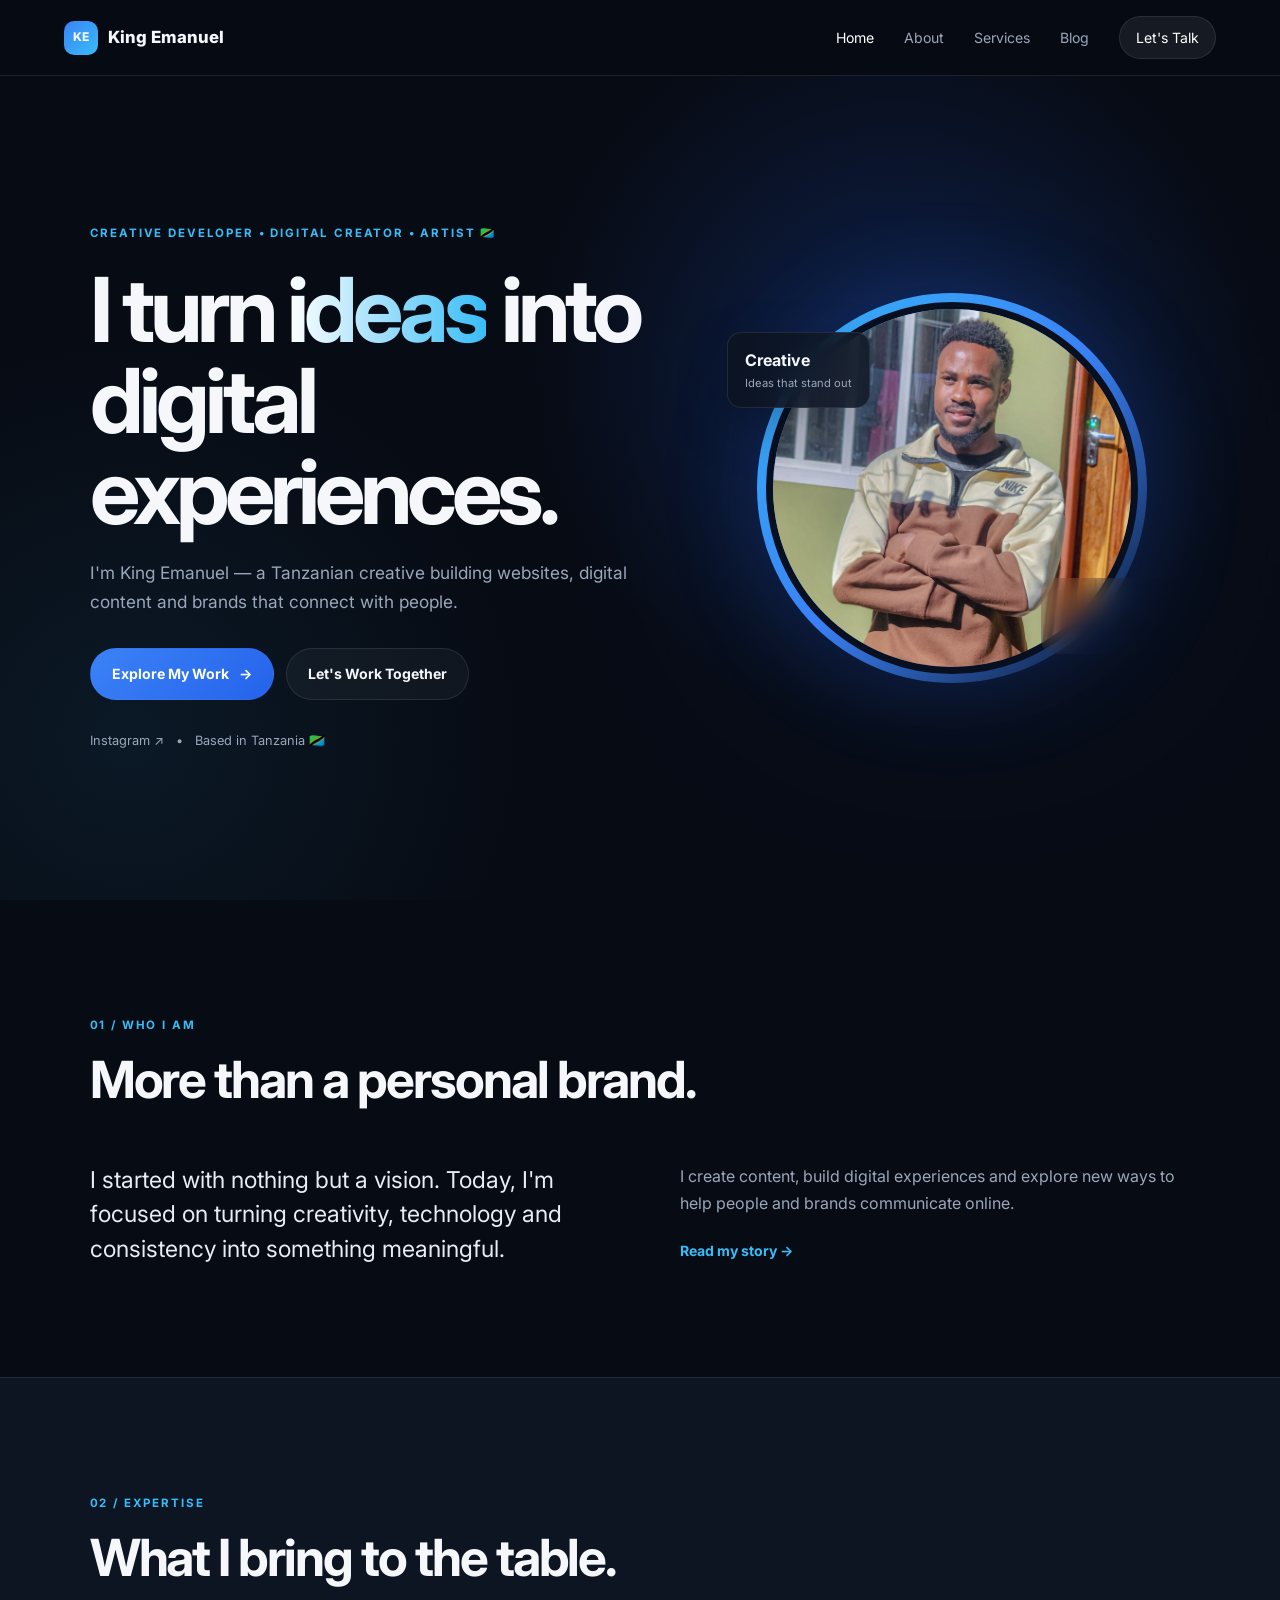
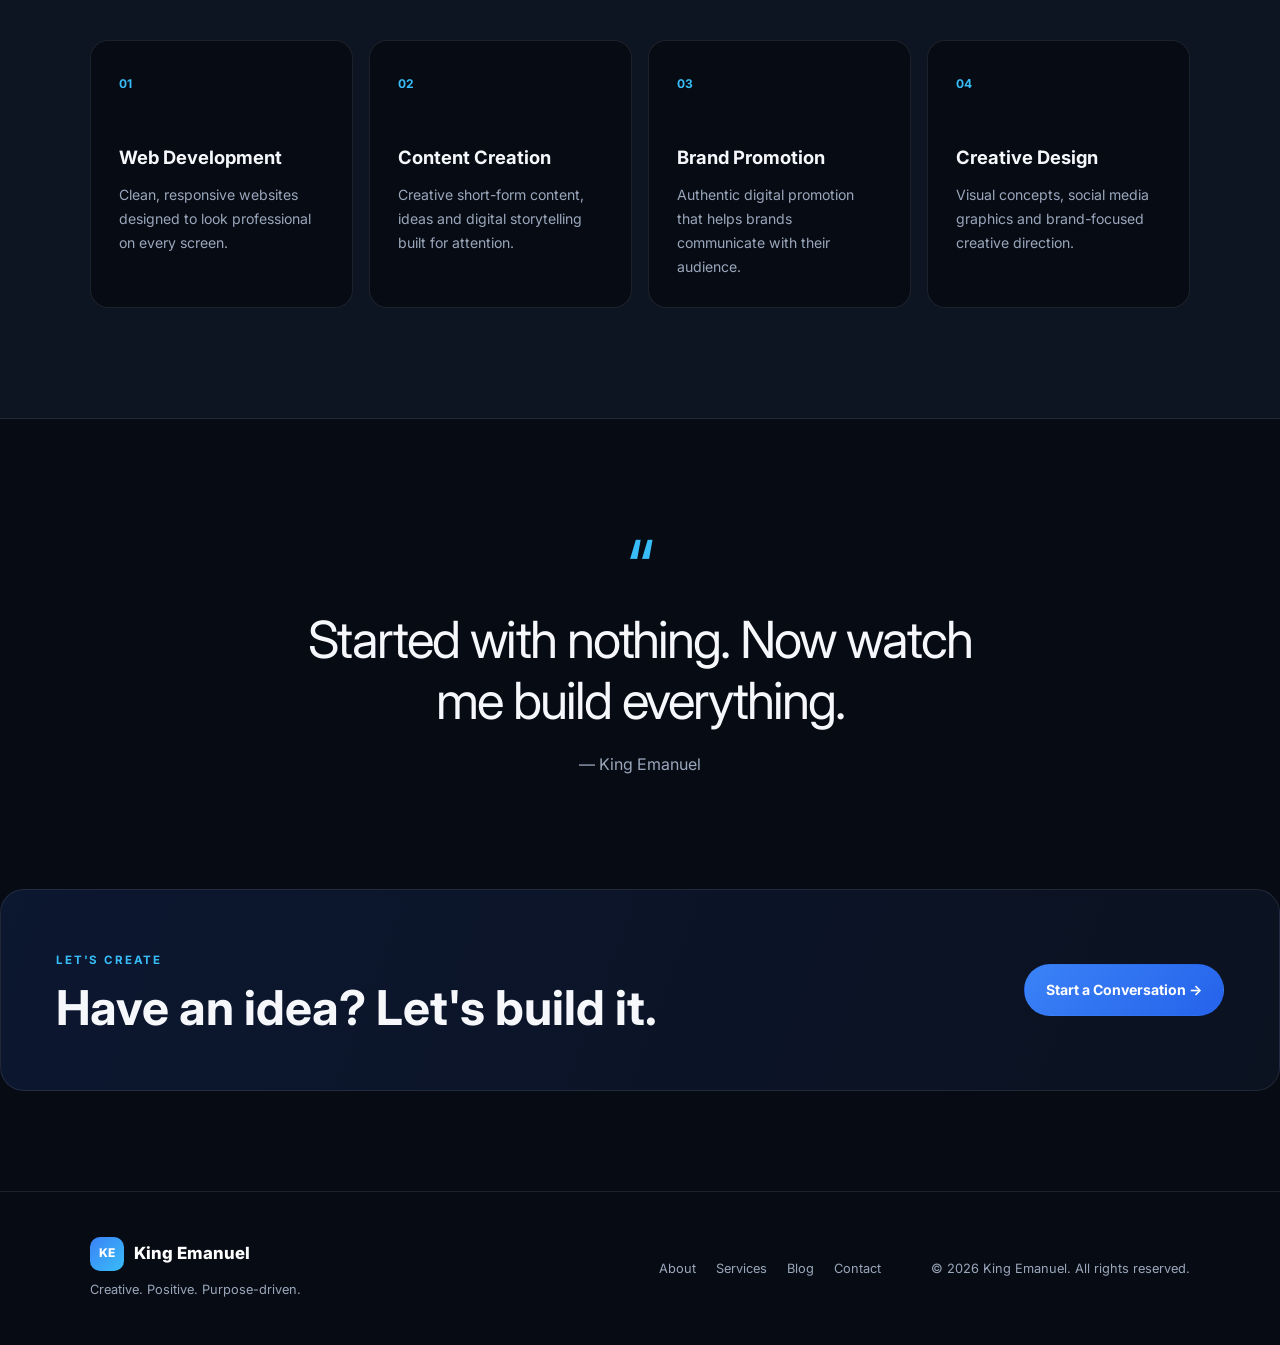
<file: index.html>
<!DOCTYPE html>
<html lang="en">
<head>
<meta charset="UTF-8">
<meta name="viewport" content="width=device-width, initial-scale=1.0">
<meta name="description" content="King Emanuel — Creative Developer, Digital Creator and Artist from Tanzania.">
<title>King Emanuel | Creative Developer & Digital Creator</title>
<link rel="preconnect" href="https://fonts.googleapis.com">
<link rel="preconnect" href="https://fonts.gstatic.com" crossorigin>
<link href="https://fonts.googleapis.com/css2?family=Inter:wght@400;500;600;700;800&display=swap" rel="stylesheet">
<link rel="stylesheet" href="style.css">
</head>
<body>

<nav class="navbar">
  <a class="brand" href="index.html"><span>KE</span> King Emanuel</a>
  <button class="menu-toggle" aria-label="Open navigation" aria-expanded="false">☰</button>
  <div class="menu">
    <a class="active" href="index.html">Home</a>
    <a href="about.html">About</a>
    <a href="services.html">Services</a>
    <a href="blog.html">Blog</a>
    <a class="nav-cta" href="contact.html">Let's Talk</a>
  </div>
</nav>

<main>
<section class="hero">
  <div class="hero-content reveal">
    <div class="eyebrow">CREATIVE DEVELOPER • DIGITAL CREATOR • ARTIST 🇹🇿</div>
    <h1>I turn <span>ideas</span> into digital experiences.</h1>
    <p class="hero-text">I'm King Emanuel — a Tanzanian creative building websites, digital content and brands that connect with people.</p>
    <div class="hero-actions">
      <a href="services.html" class="btn btn-primary">Explore My Work <span>→</span></a>
      <a href="contact.html" class="btn btn-secondary">Let's Work Together</a>
    </div>
    <div class="hero-social">
      <a href="https://www.instagram.com/_jesus_cousin_/" target="_blank" rel="noopener">Instagram ↗</a>
      <span>•</span><span>Based in Tanzania 🇹🇿</span>
    </div>
  </div>

  <div class="hero-visual reveal">
    <div class="glow"></div>
    <div class="profile-ring">
      <img src="IMG_1562.JPG" alt="King Emanuel">
    </div>
    <div class="floating-card card-one"><strong>Creative</strong><small>Ideas that stand out</small></div>
    <div class="floating-card card-two"><strong>Building</strong><small>One project at a time</small></div>
  </div>
</section>

<section class="section intro">
  <div class="section-heading reveal">
    <span class="section-label">01 / WHO I AM</span>
    <h2>More than a personal brand.</h2>
  </div>
  <div class="two-column">
    <p class="lead reveal">I started with nothing but a vision. Today, I'm focused on turning creativity, technology and consistency into something meaningful.</p>
    <div class="reveal">
      <p>I create content, build digital experiences and explore new ways to help people and brands communicate online.</p>
      <a class="text-link" href="about.html">Read my story →</a>
    </div>
  </div>
</section>

<section class="section dark-section">
  <div class="section-heading reveal">
    <span class="section-label">02 / EXPERTISE</span>
    <h2>What I bring to the table.</h2>
  </div>
  <div class="service-grid">
    <article class="service-card reveal"><span class="number">01</span><h3>Web Development</h3><p>Clean, responsive websites designed to look professional on every screen.</p></article>
    <article class="service-card reveal"><span class="number">02</span><h3>Content Creation</h3><p>Creative short-form content, ideas and digital storytelling built for attention.</p></article>
    <article class="service-card reveal"><span class="number">03</span><h3>Brand Promotion</h3><p>Authentic digital promotion that helps brands communicate with their audience.</p></article>
    <article class="service-card reveal"><span class="number">04</span><h3>Creative Design</h3><p>Visual concepts, social media graphics and brand-focused creative direction.</p></article>
  </div>
</section>

<section class="section quote-section">
  <div class="quote-mark">“</div>
  <blockquote>Started with nothing. Now watch me build everything.</blockquote>
  <p>— King Emanuel</p>
</section>

<section class="section cta-section reveal">
  <div>
    <span class="section-label">LET'S CREATE</span>
    <h2>Have an idea? Let's build it.</h2>
  </div>
  <a href="contact.html" class="btn btn-primary">Start a Conversation →</a>
</section>
</main>

<footer>
  <div><a class="brand" href="index.html"><span>KE</span> King Emanuel</a><p>Creative. Positive. Purpose-driven.</p></div>
  <div class="footer-links"><a href="about.html">About</a><a href="services.html">Services</a><a href="blog.html">Blog</a><a href="contact.html">Contact</a></div>
  <div class="copyright">© 2026 King Emanuel. All rights reserved.</div>
</footer>

<script src="script.js"></script>
</body>
</html>
</file>
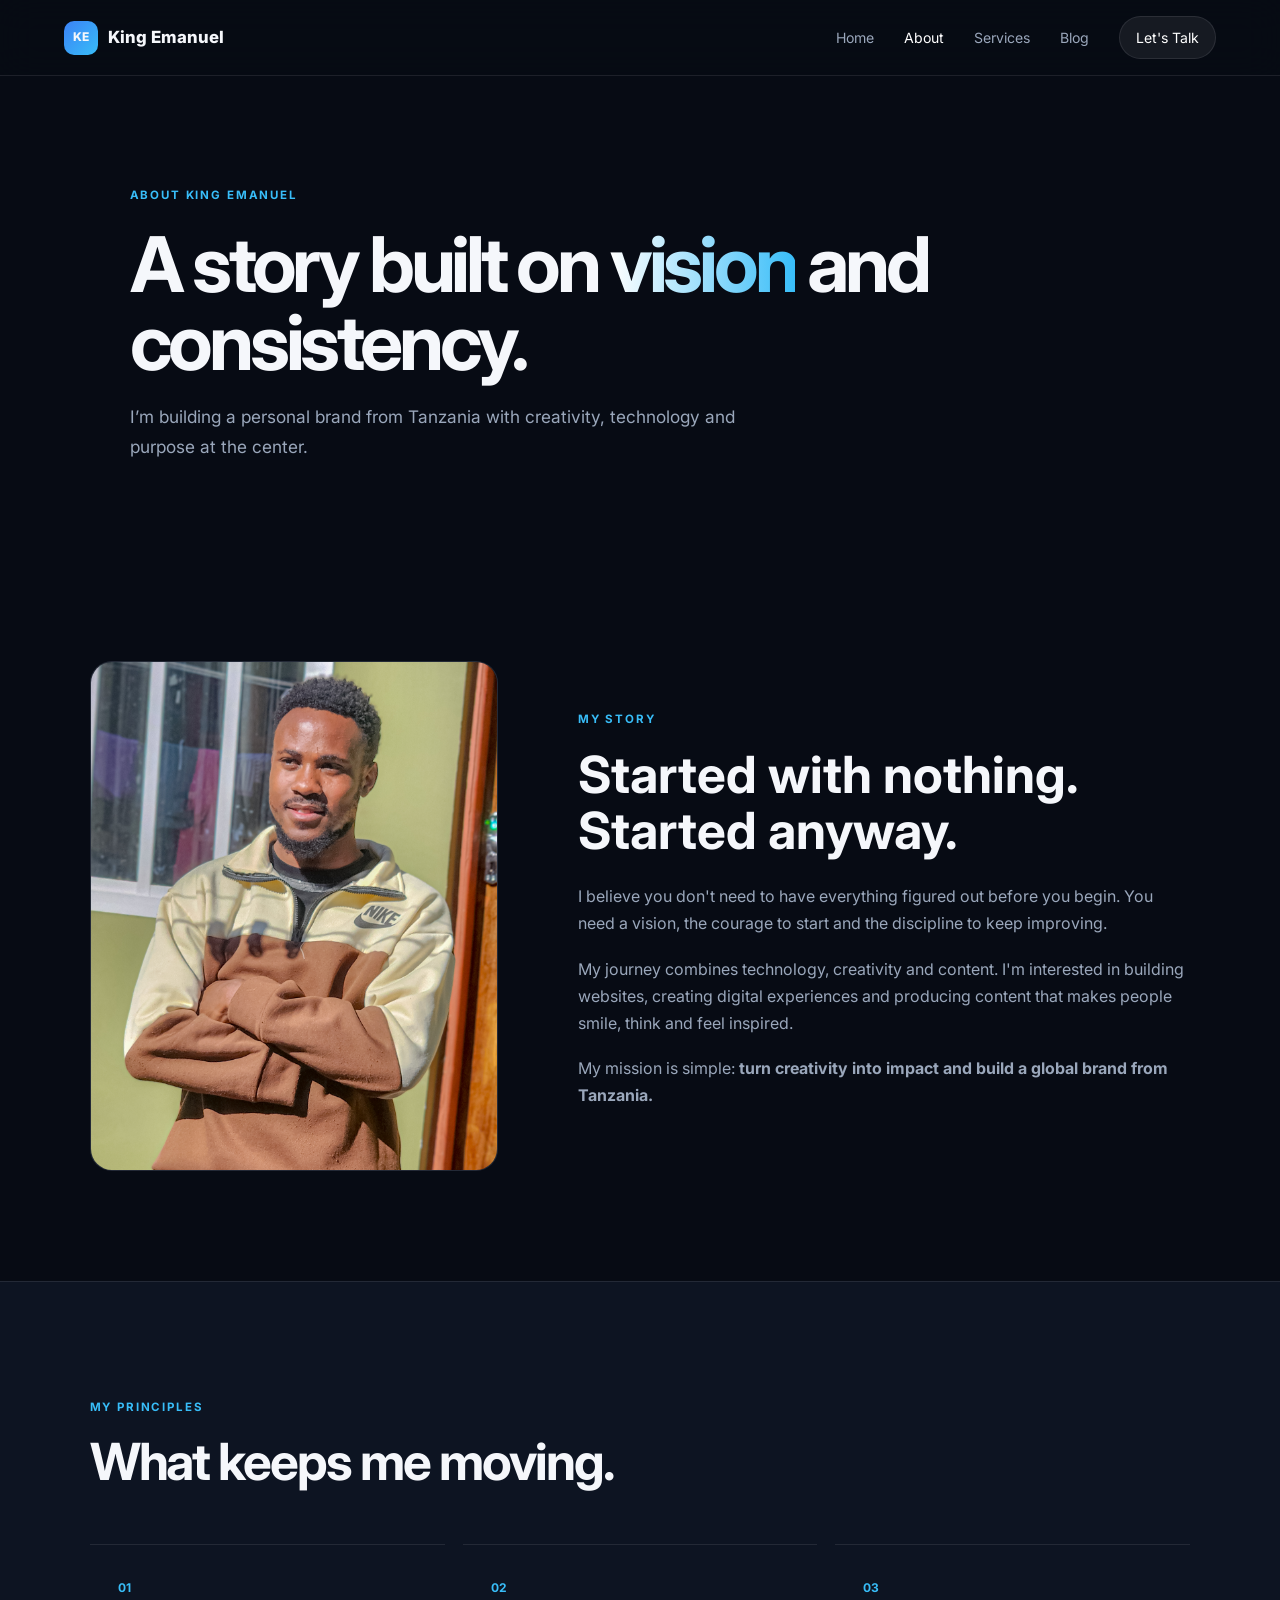
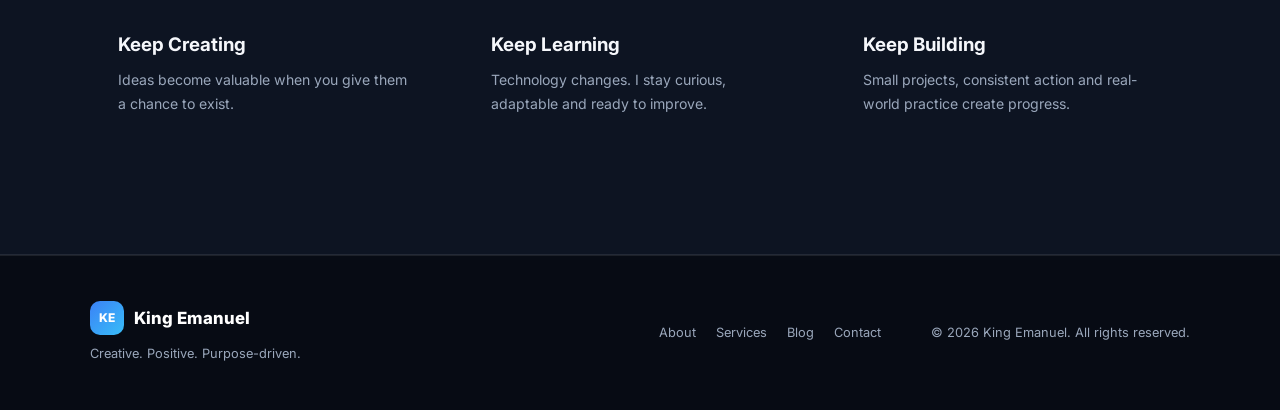
<file: about.html>
<!DOCTYPE html>
<html lang="en">
<head>
<meta charset="UTF-8">
<meta name="viewport" content="width=device-width, initial-scale=1.0">
<meta name="description" content="Learn more about King Emanuel, a creative developer and digital creator from Tanzania.">
<title>About | King Emanuel</title>
<link rel="preconnect" href="https://fonts.googleapis.com">
<link rel="preconnect" href="https://fonts.gstatic.com" crossorigin>
<link href="https://fonts.googleapis.com/css2?family=Inter:wght@400;500;600;700;800&display=swap" rel="stylesheet">
<link rel="stylesheet" href="style.css">
</head>
<body>
<nav class="navbar">
  <a class="brand" href="index.html"><span>KE</span> King Emanuel</a>
  <button class="menu-toggle" aria-label="Open navigation" aria-expanded="false">☰</button>
  <div class="menu"><a href="index.html">Home</a><a class="active" href="about.html">About</a><a href="services.html">Services</a><a href="blog.html">Blog</a><a class="nav-cta" href="contact.html">Let's Talk</a></div>
</nav>

<main>
<section class="page-hero">
  <div class="section-label">ABOUT KING EMANUEL</div>
  <h1>A story built on <span>vision</span> and consistency.</h1>
  <p>I’m building a personal brand from Tanzania with creativity, technology and purpose at the center.</p>
</section>

<section class="section">
  <div class="about-layout">
    <div class="about-image reveal"><img src="IMG_1562.JPG" alt="King Emanuel"></div>
    <div class="about-copy reveal">
      <span class="section-label">MY STORY</span>
      <h2>Started with nothing. Started anyway.</h2>
      <p>I believe you don't need to have everything figured out before you begin. You need a vision, the courage to start and the discipline to keep improving.</p>
      <p>My journey combines technology, creativity and content. I'm interested in building websites, creating digital experiences and producing content that makes people smile, think and feel inspired.</p>
      <p>My mission is simple: <strong>turn creativity into impact and build a global brand from Tanzania.</strong></p>
    </div>
  </div>
</section>

<section class="section dark-section">
  <div class="section-heading"><span class="section-label">MY PRINCIPLES</span><h2>What keeps me moving.</h2></div>
  <div class="principles">
    <div class="principle reveal"><b>01</b><h3>Keep Creating</h3><p>Ideas become valuable when you give them a chance to exist.</p></div>
    <div class="principle reveal"><b>02</b><h3>Keep Learning</h3><p>Technology changes. I stay curious, adaptable and ready to improve.</p></div>
    <div class="principle reveal"><b>03</b><h3>Keep Building</h3><p>Small projects, consistent action and real-world practice create progress.</p></div>
  </div>
</section>
</main>

<footer><div><a class="brand" href="index.html"><span>KE</span> King Emanuel</a><p>Creative. Positive. Purpose-driven.</p></div><div class="footer-links"><a href="about.html">About</a><a href="services.html">Services</a><a href="blog.html">Blog</a><a href="contact.html">Contact</a></div><div class="copyright">© 2026 King Emanuel. All rights reserved.</div></footer>
<script src="script.js"></script>
</body>
</html>
</file>
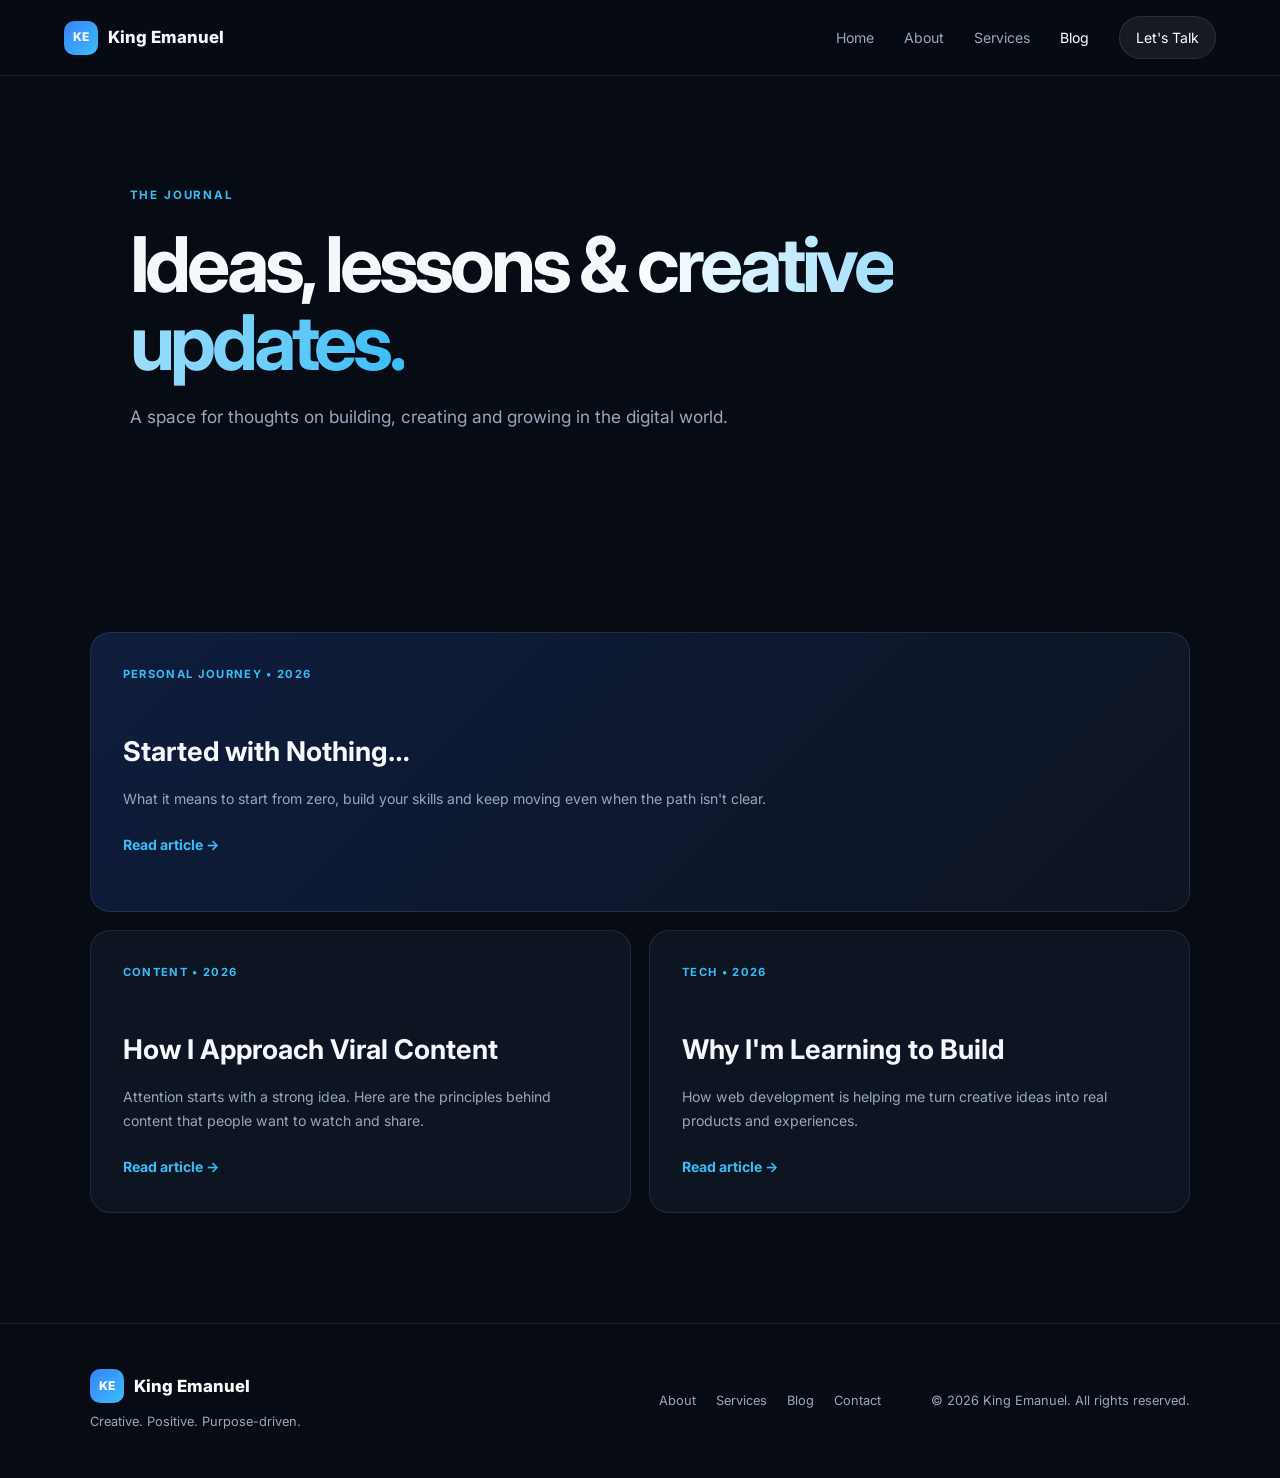
<file: blog.html>
<!DOCTYPE html>
<html lang="en">
<head>
<meta charset="UTF-8">
<meta name="viewport" content="width=device-width, initial-scale=1.0">
<meta name="description" content="Insights and updates from King Emanuel on creativity, technology and content creation.">
<title>Blog | King Emanuel</title>
<link rel="preconnect" href="https://fonts.googleapis.com">
<link rel="preconnect" href="https://fonts.gstatic.com" crossorigin>
<link href="https://fonts.googleapis.com/css2?family=Inter:wght@400;500;600;700;800&display=swap" rel="stylesheet">
<link rel="stylesheet" href="style.css">
</head>
<body>
<nav class="navbar">
  <a class="brand" href="index.html"><span>KE</span> King Emanuel</a>
  <button class="menu-toggle" aria-label="Open navigation" aria-expanded="false">☰</button>
  <div class="menu"><a href="index.html">Home</a><a href="about.html">About</a><a href="services.html">Services</a><a class="active" href="blog.html">Blog</a><a class="nav-cta" href="contact.html">Let's Talk</a></div>
</nav>

<main>
<section class="page-hero">
  <div class="section-label">THE JOURNAL</div>
  <h1>Ideas, lessons & <span>creative updates.</span></h1>
  <p>A space for thoughts on building, creating and growing in the digital world.</p>
</section>

<section class="section">
  <div class="blog-grid">
    <article class="blog-card featured reveal"><div class="blog-meta">PERSONAL JOURNEY • 2026</div><h2>Started with Nothing…</h2><p>What it means to start from zero, build your skills and keep moving even when the path isn't clear.</p><a class="text-link" href="#">Read article →</a></article>
    <article class="blog-card reveal"><div class="blog-meta">CONTENT • 2026</div><h2>How I Approach Viral Content</h2><p>Attention starts with a strong idea. Here are the principles behind content that people want to watch and share.</p><a class="text-link" href="#">Read article →</a></article>
    <article class="blog-card reveal"><div class="blog-meta">TECH • 2026</div><h2>Why I'm Learning to Build</h2><p>How web development is helping me turn creative ideas into real products and experiences.</p><a class="text-link" href="#">Read article →</a></article>
  </div>
</section>
</main>

<footer><div><a class="brand" href="index.html"><span>KE</span> King Emanuel</a><p>Creative. Positive. Purpose-driven.</p></div><div class="footer-links"><a href="about.html">About</a><a href="services.html">Services</a><a href="blog.html">Blog</a><a href="contact.html">Contact</a></div><div class="copyright">© 2026 King Emanuel. All rights reserved.</div></footer>
<script src="script.js"></script>
</body>
</html>
</file>
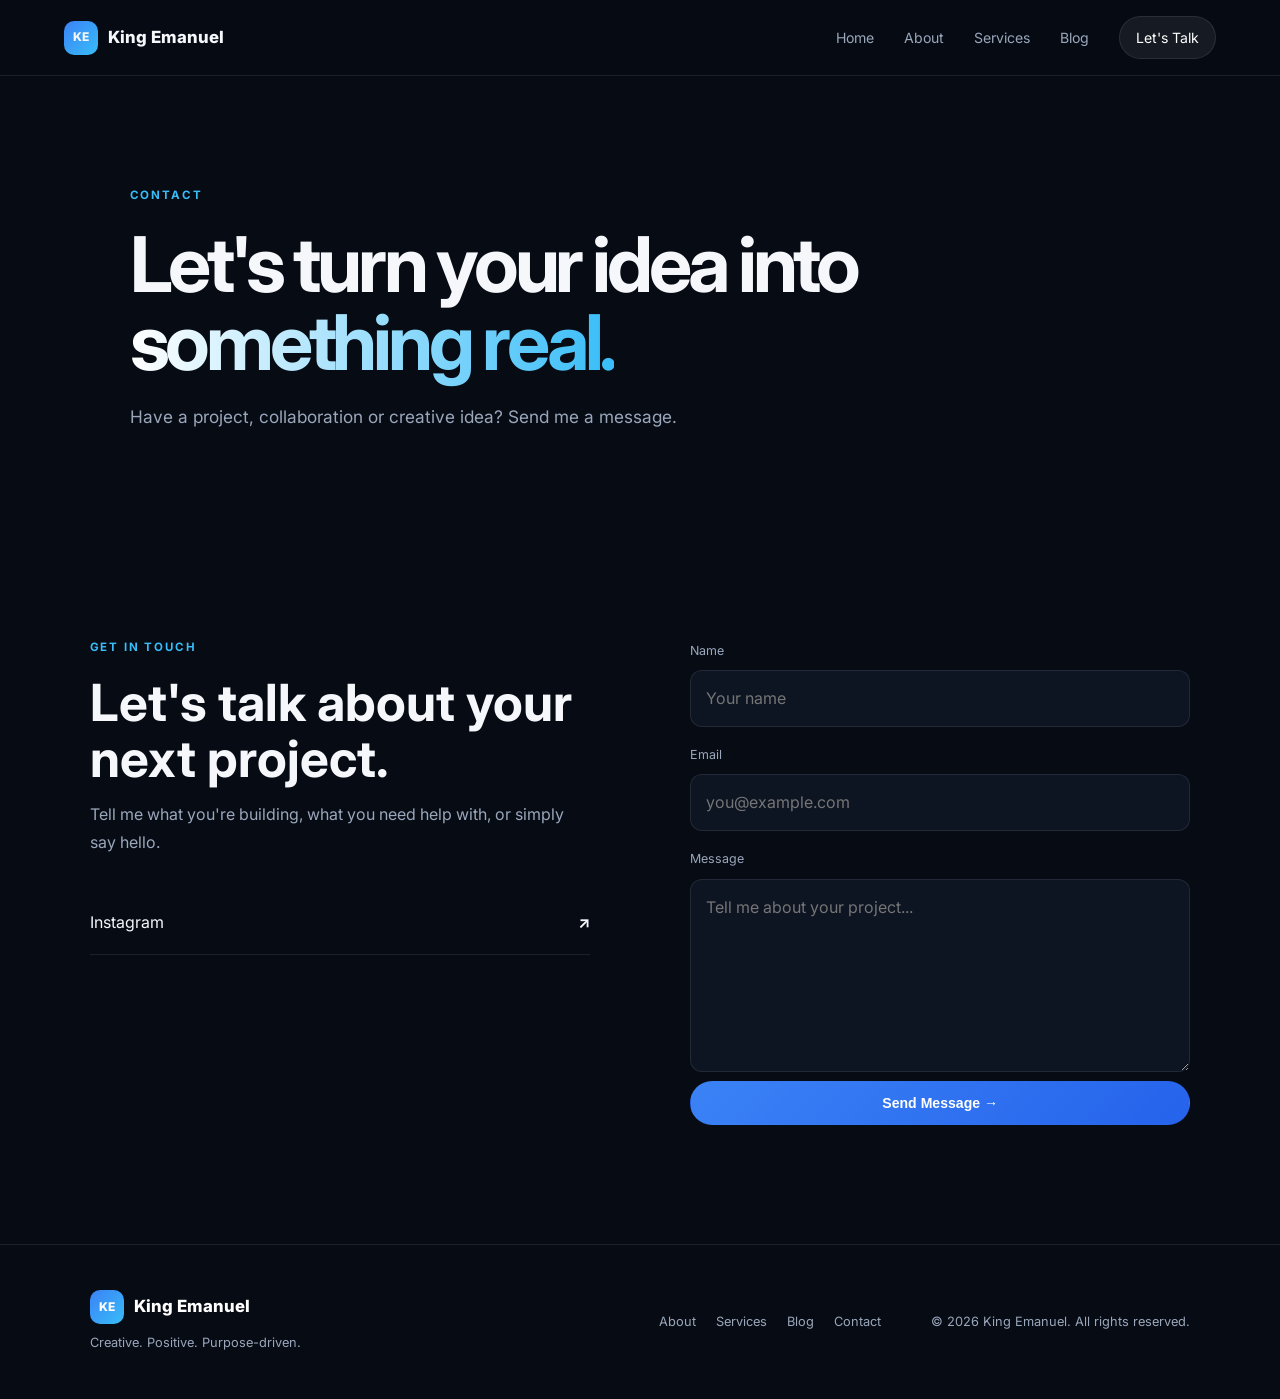
<file: contact.html>
<!DOCTYPE html>
<html lang="en">
<head>
<meta charset="UTF-8">
<meta name="viewport" content="width=device-width, initial-scale=1.0">
<meta name="description" content="Contact King Emanuel for creative, web development and digital content projects.">
<title>Contact | King Emanuel</title>
<link rel="preconnect" href="https://fonts.googleapis.com">
<link rel="preconnect" href="https://fonts.gstatic.com" crossorigin>
<link href="https://fonts.googleapis.com/css2?family=Inter:wght@400;500;600;700;800&display=swap" rel="stylesheet">
<link rel="stylesheet" href="style.css">
</head>
<body>
<nav class="navbar">
  <a class="brand" href="index.html"><span>KE</span> King Emanuel</a>
  <button class="menu-toggle" aria-label="Open navigation" aria-expanded="false">☰</button>
  <div class="menu"><a href="index.html">Home</a><a href="about.html">About</a><a href="services.html">Services</a><a href="blog.html">Blog</a><a class="active nav-cta" href="contact.html">Let's Talk</a></div>
</nav>

<main>
<section class="page-hero">
  <div class="section-label">CONTACT</div>
  <h1>Let's turn your idea into <span>something real.</span></h1>
  <p>Have a project, collaboration or creative idea? Send me a message.</p>
</section>

<section class="section contact-section">
  <div class="contact-info reveal">
    <span class="section-label">GET IN TOUCH</span>
    <h2>Let's talk about your next project.</h2>
    <p>Tell me what you're building, what you need help with, or simply say hello.</p>
    <a class="social-link" href="https://www.instagram.com/_jesus_cousin_/" target="_blank" rel="noopener"><span>Instagram</span><b>↗</b></a>
  </div>

  <form class="contact-form reveal" id="contactForm">
    <label for="name">Name</label><input id="name" type="text" placeholder="Your name" required>
    <label for="email">Email</label><input id="email" type="email" placeholder="you@example.com" required>
    <label for="message">Message</label><textarea id="message" rows="6" placeholder="Tell me about your project..." required></textarea>
    <button class="btn btn-primary" type="submit">Send Message →</button>
    <p id="formStatus" class="form-status"></p>
  </form>
</section>
</main>

<footer><div><a class="brand" href="index.html"><span>KE</span> King Emanuel</a><p>Creative. Positive. Purpose-driven.</p></div><div class="footer-links"><a href="about.html">About</a><a href="services.html">Services</a><a href="blog.html">Blog</a><a href="contact.html">Contact</a></div><div class="copyright">© 2026 King Emanuel. All rights reserved.</div></footer>
<script src="script.js"></script>
</body>
</html>
</file>
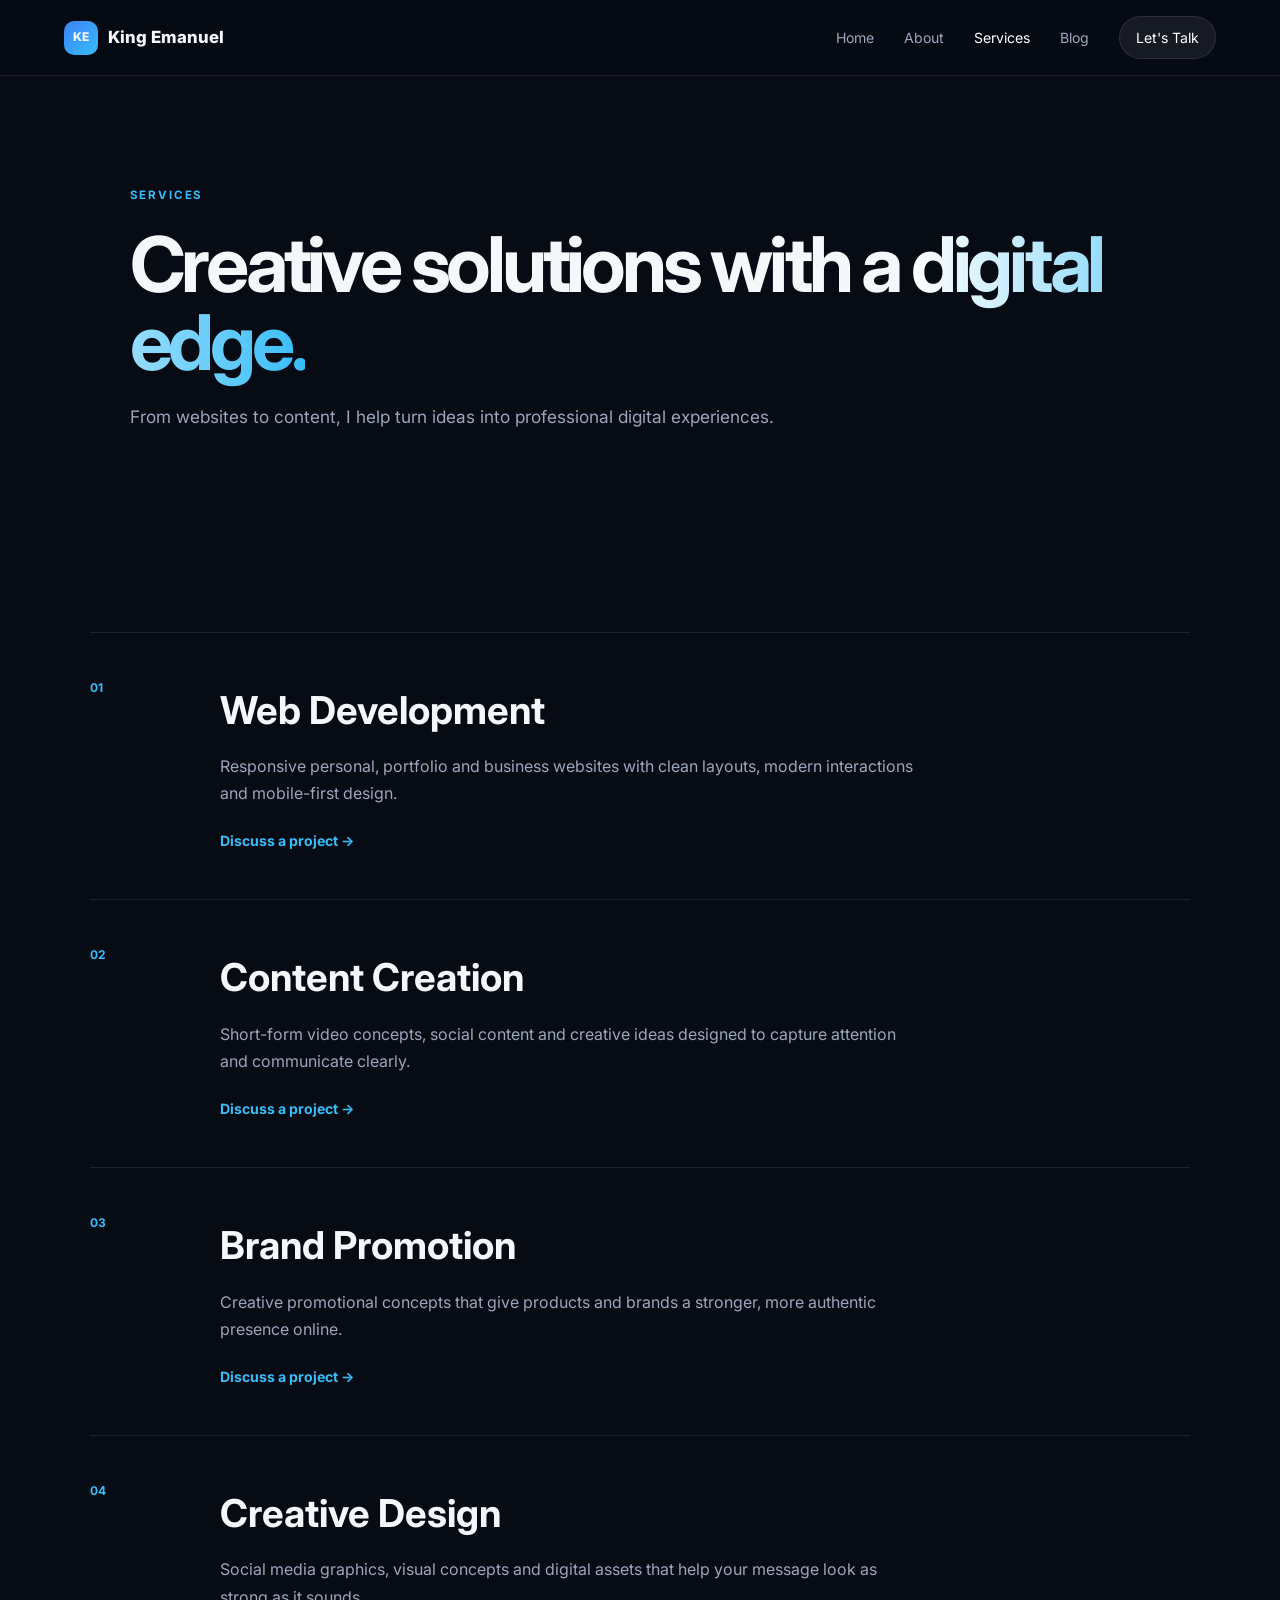
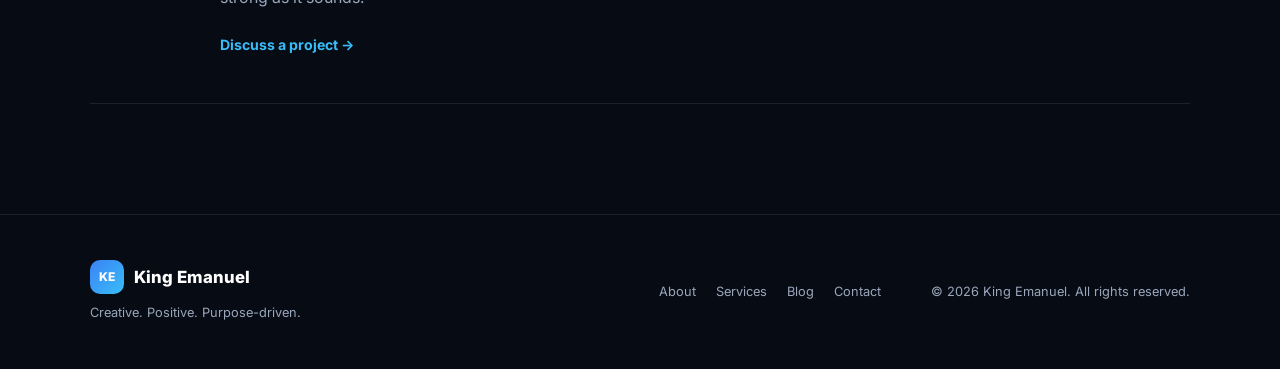
<file: services.html>
<!DOCTYPE html>
<html lang="en">
<head>
<meta charset="UTF-8">
<meta name="viewport" content="width=device-width, initial-scale=1.0">
<meta name="description" content="Services by King Emanuel: web development, content creation, brand promotion and creative design.">
<title>Services | King Emanuel</title>
<link rel="preconnect" href="https://fonts.googleapis.com">
<link rel="preconnect" href="https://fonts.gstatic.com" crossorigin>
<link href="https://fonts.googleapis.com/css2?family=Inter:wght@400;500;600;700;800&display=swap" rel="stylesheet">
<link rel="stylesheet" href="style.css">
</head>
<body>
<nav class="navbar">
  <a class="brand" href="index.html"><span>KE</span> King Emanuel</a>
  <button class="menu-toggle" aria-label="Open navigation" aria-expanded="false">☰</button>
  <div class="menu"><a href="index.html">Home</a><a href="about.html">About</a><a class="active" href="services.html">Services</a><a href="blog.html">Blog</a><a class="nav-cta" href="contact.html">Let's Talk</a></div>
</nav>

<main>
<section class="page-hero">
  <div class="section-label">SERVICES</div>
  <h1>Creative solutions with a <span>digital edge.</span></h1>
  <p>From websites to content, I help turn ideas into professional digital experiences.</p>
</section>

<section class="section">
  <div class="service-list">
    <article class="big-service reveal"><span>01</span><div><h2>Web Development</h2><p>Responsive personal, portfolio and business websites with clean layouts, modern interactions and mobile-first design.</p><a class="text-link" href="contact.html">Discuss a project →</a></div></article>
    <article class="big-service reveal"><span>02</span><div><h2>Content Creation</h2><p>Short-form video concepts, social content and creative ideas designed to capture attention and communicate clearly.</p><a class="text-link" href="contact.html">Discuss a project →</a></div></article>
    <article class="big-service reveal"><span>03</span><div><h2>Brand Promotion</h2><p>Creative promotional concepts that give products and brands a stronger, more authentic presence online.</p><a class="text-link" href="contact.html">Discuss a project →</a></div></article>
    <article class="big-service reveal"><span>04</span><div><h2>Creative Design</h2><p>Social media graphics, visual concepts and digital assets that help your message look as strong as it sounds.</p><a class="text-link" href="contact.html">Discuss a project →</a></div></article>
  </div>
</section>
</main>

<footer><div><a class="brand" href="index.html"><span>KE</span> King Emanuel</a><p>Creative. Positive. Purpose-driven.</p></div><div class="footer-links"><a href="about.html">About</a><a href="services.html">Services</a><a href="blog.html">Blog</a><a href="contact.html">Contact</a></div><div class="copyright">© 2026 King Emanuel. All rights reserved.</div></footer>
<script src="script.js"></script>
</body>
</html>
</file>
<file: style.css>
*{margin:0;padding:0;box-sizing:border-box}
:root{--bg:#070b14;--surface:#0d1422;--surface2:#111a2b;--text:#f5f7fb;--muted:#9aa7bb;--blue:#3b82f6;--cyan:#38bdf8;--border:rgba(255,255,255,.09)}
html{scroll-behavior:smooth}
body{font-family:'Inter',sans-serif;background:var(--bg);color:var(--text);line-height:1.7}
a{color:inherit;text-decoration:none}
.navbar{height:76px;display:flex;align-items:center;justify-content:space-between;padding:0 clamp(20px,5vw,80px);background:rgba(7,11,20,.82);border-bottom:1px solid var(--border);backdrop-filter:blur(18px);position:sticky;top:0;z-index:100}
.brand{font-weight:800;font-size:1.05rem;display:flex;align-items:center;gap:10px;white-space:nowrap}
.brand span{display:grid;place-items:center;width:34px;height:34px;border-radius:10px;background:linear-gradient(135deg,var(--blue),var(--cyan));font-size:.75rem}
.menu{display:flex;align-items:center;gap:30px}
.menu a{font-size:.88rem;color:var(--muted);transition:.25s}
.menu a:hover,.menu a.active{color:#fff}
.menu .nav-cta{color:#fff;background:#fff1;padding:9px 16px;border:1px solid var(--border);border-radius:999px}
.menu-toggle{display:none;background:none;border:0;color:#fff;font-size:1.5rem;cursor:pointer}
.hero{min-height:calc(100vh - 76px);display:grid;grid-template-columns:1.1fr .9fr;align-items:center;gap:40px;padding:80px clamp(20px,7vw,110px);position:relative;overflow:hidden;background:radial-gradient(circle at 70% 35%,rgba(37,99,235,.22),transparent 35%),radial-gradient(circle at 10% 80%,rgba(56,189,248,.08),transparent 30%)}
.hero-content{max-width:720px}
.eyebrow,.section-label{font-size:.72rem;letter-spacing:.16em;color:var(--cyan);font-weight:700}
.hero h1{font-size:clamp(3rem,7vw,6.5rem);line-height:1.02;letter-spacing:-.055em;margin:20px 0}
.hero h1 span,.page-hero h1 span{background:linear-gradient(90deg,#fff,var(--cyan));-webkit-background-clip:text;background-clip:text;color:transparent}
.hero-text,.page-hero p{font-size:1.08rem;color:var(--muted);max-width:650px}
.hero-actions{display:flex;flex-wrap:wrap;gap:12px;margin-top:32px}
.btn{display:inline-flex;align-items:center;justify-content:center;gap:10px;padding:13px 21px;border-radius:999px;font-weight:700;font-size:.88rem;border:1px solid var(--border);transition:.25s}
.btn-primary{background:linear-gradient(135deg,var(--blue),#2563eb);border-color:transparent;color:white}
.btn-primary:hover{transform:translateY(-2px);box-shadow:0 12px 30px rgba(37,99,235,.3)}
.btn-secondary{background:rgba(255,255,255,.04)}
.btn-secondary:hover{background:rgba(255,255,255,.08)}
.hero-social{display:flex;gap:12px;margin-top:30px;color:var(--muted);font-size:.8rem}
.hero-social a:hover{color:var(--cyan)}
.hero-visual{min-height:520px;display:grid;place-items:center;position:relative}
.profile-ring{width:min(390px,72vw);height:min(390px,72vw);padding:9px;border-radius:50%;background:linear-gradient(135deg,var(--cyan),var(--blue),transparent);box-shadow:0 0 100px rgba(37,99,235,.2)}
.profile-ring img{width:100%;height:100%;object-fit:cover;border-radius:50%;border:7px solid var(--bg)}
.glow{position:absolute;width:300px;height:300px;background:#2563eb;filter:blur(130px);opacity:.18}
.floating-card{position:absolute;padding:14px 17px;background:rgba(13,20,34,.85);border:1px solid var(--border);border-radius:14px;backdrop-filter:blur(15px);box-shadow:0 20px 50px rgba(0,0,0,.25)}
.floating-card strong,.floating-card small{display:block}.floating-card small{color:var(--muted);font-size:.7rem}.card-one{top:20%;left:3%}.card-two{bottom:18%;right:0}
.section{padding:110px clamp(20px,7vw,110px);max-width:1400px;margin:auto}
.section-heading h2{font-size:clamp(2rem,4vw,3.5rem);line-height:1.1;letter-spacing:-.04em;margin-top:14px;max-width:700px}
.two-column{display:grid;grid-template-columns:1fr 1fr;gap:80px;margin-top:55px;color:var(--muted)}
.two-column .lead{font-size:1.45rem;line-height:1.5;color:#e8edf5}
.text-link{display:inline-block;margin-top:22px;color:var(--cyan);font-weight:700;font-size:.88rem}
.dark-section{max-width:none;background:var(--surface);border-top:1px solid var(--border);border-bottom:1px solid var(--border)}
.dark-section>*{max-width:1180px;margin-left:auto;margin-right:auto}
.service-grid{display:grid;grid-template-columns:repeat(4,1fr);gap:16px;margin-top:55px}
.service-card{padding:28px;background:var(--bg);border:1px solid var(--border);border-radius:18px;min-height:250px;transition:.3s}
.service-card:hover,.blog-card:hover{transform:translateY(-6px);border-color:rgba(56,189,248,.3)}
.service-card .number,.big-service>span{color:var(--cyan);font-size:.75rem;font-weight:700}
.service-card h3{font-size:1.15rem;margin:45px 0 10px}.service-card p,.principle p,.blog-card p{color:var(--muted);font-size:.88rem}
.quote-section{text-align:center;max-width:900px}.quote-mark{font-size:5rem;color:var(--cyan);line-height:1}blockquote{font-size:clamp(1.8rem,4vw,3.5rem);line-height:1.2;letter-spacing:-.04em}.quote-section p{color:var(--muted);margin-top:20px}
.cta-section{display:flex;justify-content:space-between;align-items:center;gap:30px;background:linear-gradient(110deg,#0c1730,#0b1220);border:1px solid var(--border);border-radius:24px;margin-bottom:100px;padding:55px}
.cta-section h2{font-size:clamp(1.8rem,4vw,3rem);line-height:1.1;margin-top:10px}
footer{display:grid;grid-template-columns:1fr auto auto;gap:50px;align-items:center;padding:45px clamp(20px,7vw,110px);border-top:1px solid var(--border);color:var(--muted);font-size:.8rem}
footer .brand{color:#fff;margin-bottom:8px}.footer-links{display:flex;gap:20px}.footer-links a:hover{color:#fff}.copyright{text-align:right}
.page-hero{padding:110px clamp(20px,7vw,110px) 90px;max-width:1200px;margin:auto}.page-hero h1{font-size:clamp(3rem,6vw,6rem);line-height:1.02;letter-spacing:-.055em;margin:20px 0;max-width:1000px}
.about-layout{display:grid;grid-template-columns:.8fr 1.2fr;gap:80px;align-items:center}.about-image{border-radius:22px;overflow:hidden;border:1px solid var(--border);background:var(--surface)}.about-image img{display:block;width:100%;aspect-ratio:4/5;object-fit:cover}.about-copy h2{font-size:clamp(2rem,4vw,3.5rem);line-height:1.1;margin:14px 0 25px}.about-copy p{color:var(--muted);margin-bottom:18px}.principles{display:grid;grid-template-columns:repeat(3,1fr);gap:18px;margin-top:55px}.principle{padding:28px;border-top:1px solid var(--border)}.principle b{color:var(--cyan);font-size:.75rem}.principle h3{margin:28px 0 8px}
.service-list{border-top:1px solid var(--border)}.big-service{display:grid;grid-template-columns:100px 1fr;gap:30px;padding:45px 0;border-bottom:1px solid var(--border)}.big-service h2{font-size:clamp(1.7rem,3vw,2.8rem);margin-bottom:10px}.big-service p{color:var(--muted);max-width:700px}
.blog-grid{display:grid;grid-template-columns:repeat(2,1fr);gap:18px}.blog-card{background:var(--surface);border:1px solid var(--border);border-radius:20px;padding:32px;min-height:280px;transition:.3s}.blog-card.featured{grid-column:span 2;background:linear-gradient(135deg,#0e1d3d,#0d1422)}.blog-meta{font-size:.7rem;letter-spacing:.12em;color:var(--cyan);font-weight:700}.blog-card h2{font-size:1.7rem;margin:45px 0 12px}
.contact-section{display:grid;grid-template-columns:1fr 1fr;gap:100px}.contact-info h2{font-size:clamp(2rem,4vw,3.4rem);line-height:1.1;margin:15px 0}.contact-info>p{color:var(--muted);max-width:480px}.social-link{display:flex;justify-content:space-between;padding:18px 0;border-bottom:1px solid var(--border);margin-top:35px}.social-link:hover{color:var(--cyan)}.contact-form{display:flex;flex-direction:column;gap:9px}.contact-form label{font-size:.78rem;color:var(--muted);margin-top:8px}.contact-form input,.contact-form textarea{font:inherit;color:#fff;background:var(--surface);border:1px solid var(--border);border-radius:12px;padding:14px 15px;outline:none;resize:vertical}.contact-form input:focus,.contact-form textarea:focus{border-color:var(--cyan)}.form-status{font-size:.8rem;color:var(--cyan)}
.reveal{opacity:0;transform:translateY(25px);transition:opacity .7s ease,transform .7s ease}.reveal.visible{opacity:1;transform:translateY(0)}
@media(max-width:900px){.hero{grid-template-columns:1fr;padding-top:70px}.hero-visual{min-height:400px}.service-grid{grid-template-columns:repeat(2,1fr)}.about-layout,.contact-section{grid-template-columns:1fr;gap:45px}.principles{grid-template-columns:1fr}.two-column{gap:35px}.cta-section{margin-left:20px;margin-right:20px}footer{grid-template-columns:1fr 1fr}.copyright{text-align:left;grid-column:1/-1}}
@media(max-width:700px){.menu-toggle{display:block}.menu{position:absolute;left:0;right:0;top:76px;display:none;flex-direction:column;align-items:stretch;gap:0;padding:10px 20px 20px;background:rgba(7,11,20,.97);border-bottom:1px solid var(--border)}.menu.open{display:flex}.menu a{padding:14px 4px}.hero{min-height:auto;padding-top:65px}.hero-visual{min-height:330px}.profile-ring{width:280px;height:280px}.card-one{left:0}.card-two{right:0}.service-grid,.blog-grid{grid-template-columns:1fr}.blog-card.featured{grid-column:auto}.big-service{grid-template-columns:45px 1fr}.two-column{grid-template-columns:1fr}.cta-section{flex-direction:column;align-items:flex-start;padding:35px;margin-bottom:60px}.page-hero{padding-top:75px}.section{padding-top:75px;padding-bottom:75px}footer{grid-template-columns:1fr}.footer-links{flex-wrap:wrap}.copyright{grid-column:auto}}
@media(prefers-reduced-motion:reduce){html{scroll-behavior:auto}.reveal{opacity:1;transform:none;transition:none}}
</file>
